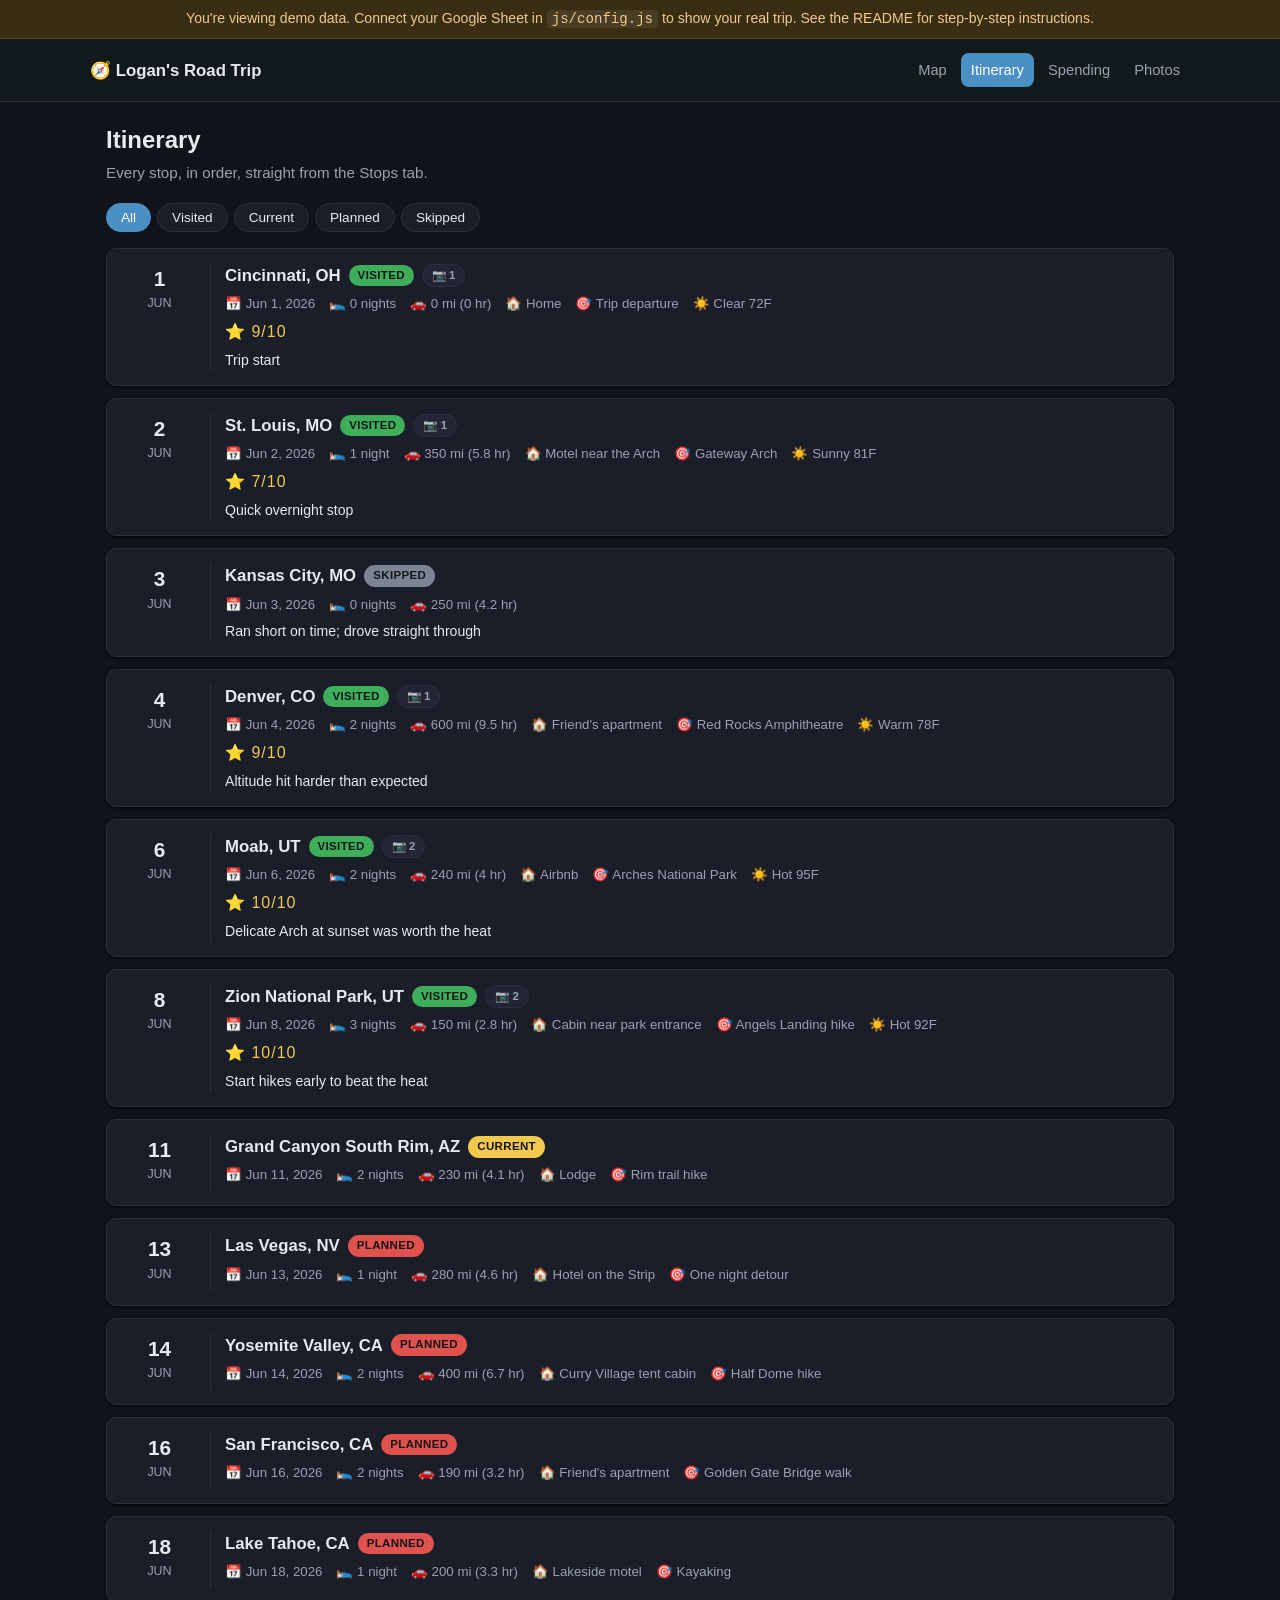
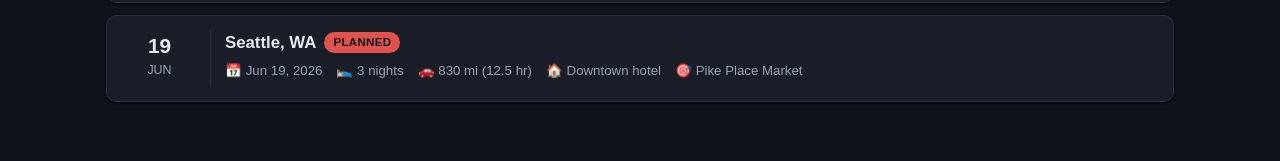
<file: itinerary.html>
<!DOCTYPE html>
<html lang="en">
<head>
<meta charset="UTF-8">
<meta name="viewport" content="width=device-width, initial-scale=1.0">
<title>Itinerary</title>
<link rel="icon" href="data:image/svg+xml,<svg xmlns=%22http://www.w3.org/2000/svg%22 viewBox=%220 0 100 100%22><text y=%22.9em%22 font-size=%2290%22>🧭</text></svg>">
<meta name="description" content="Every stop on the trip in order — dates, nights, drive times, ratings and notes.">
<meta property="og:type" content="website">
<meta property="og:site_name" content="Logan's Road Trip">
<meta property="og:title" content="Logan's Road Trip — Itinerary">
<meta property="og:description" content="Every stop on the trip in order — dates, nights, drive times, ratings and notes.">
<meta property="og:url" content="https://loganbrose.github.io/Road_Trip/itinerary.html">
<meta property="og:image" content="https://loganbrose.github.io/Road_Trip/assets/og-cover.png">
<meta property="og:image:width" content="1200">
<meta property="og:image:height" content="630">
<meta name="twitter:card" content="summary_large_image">
<meta name="twitter:title" content="Logan's Road Trip — Itinerary">
<meta name="twitter:description" content="Every stop on the trip in order — dates, nights, drive times, ratings and notes.">
<meta name="twitter:image" content="https://loganbrose.github.io/Road_Trip/assets/og-cover.png">
<link rel="stylesheet" href="css/style.css?v=19">
</head>
<body>
<header class="site-header">
  <div class="header-inner">
    <a class="site-title" href="index.html">🧭 <span id="trip-name">Road Trip</span></a>
    <nav class="main-nav">
      <a class="nav-link" href="index.html">Map</a>
      <a class="nav-link" href="itinerary.html">Itinerary</a>
      <a class="nav-link" href="spending.html">Spending</a>
      <a class="nav-link" href="gallery.html">Photos</a>
    </nav>
  </div>
</header>

<main>
  <h1>Itinerary</h1>
  <p class="subtitle">Every stop, in order, straight from the Stops tab.</p>

  <div class="filter-row" id="filter-row">
    <button class="filter-btn active" data-filter="all">All</button>
    <button class="filter-btn" data-filter="visited">Visited</button>
    <button class="filter-btn" data-filter="current">Current</button>
    <button class="filter-btn" data-filter="planned">Planned</button>
    <button class="filter-btn" data-filter="skipped">Skipped</button>
  </div>

  <div class="stop-list" id="stop-list"></div>
  <div class="empty-state" id="empty-state" hidden>No stops match this filter yet.</div>
</main>


<script src="vendor/papaparse.min.js"></script>
<script src="js/config.js?v=19"></script>
<script src="js/data.js?v=19"></script>
<script src="js/itinerary.js?v=19"></script>
</body>
</html>
</file>
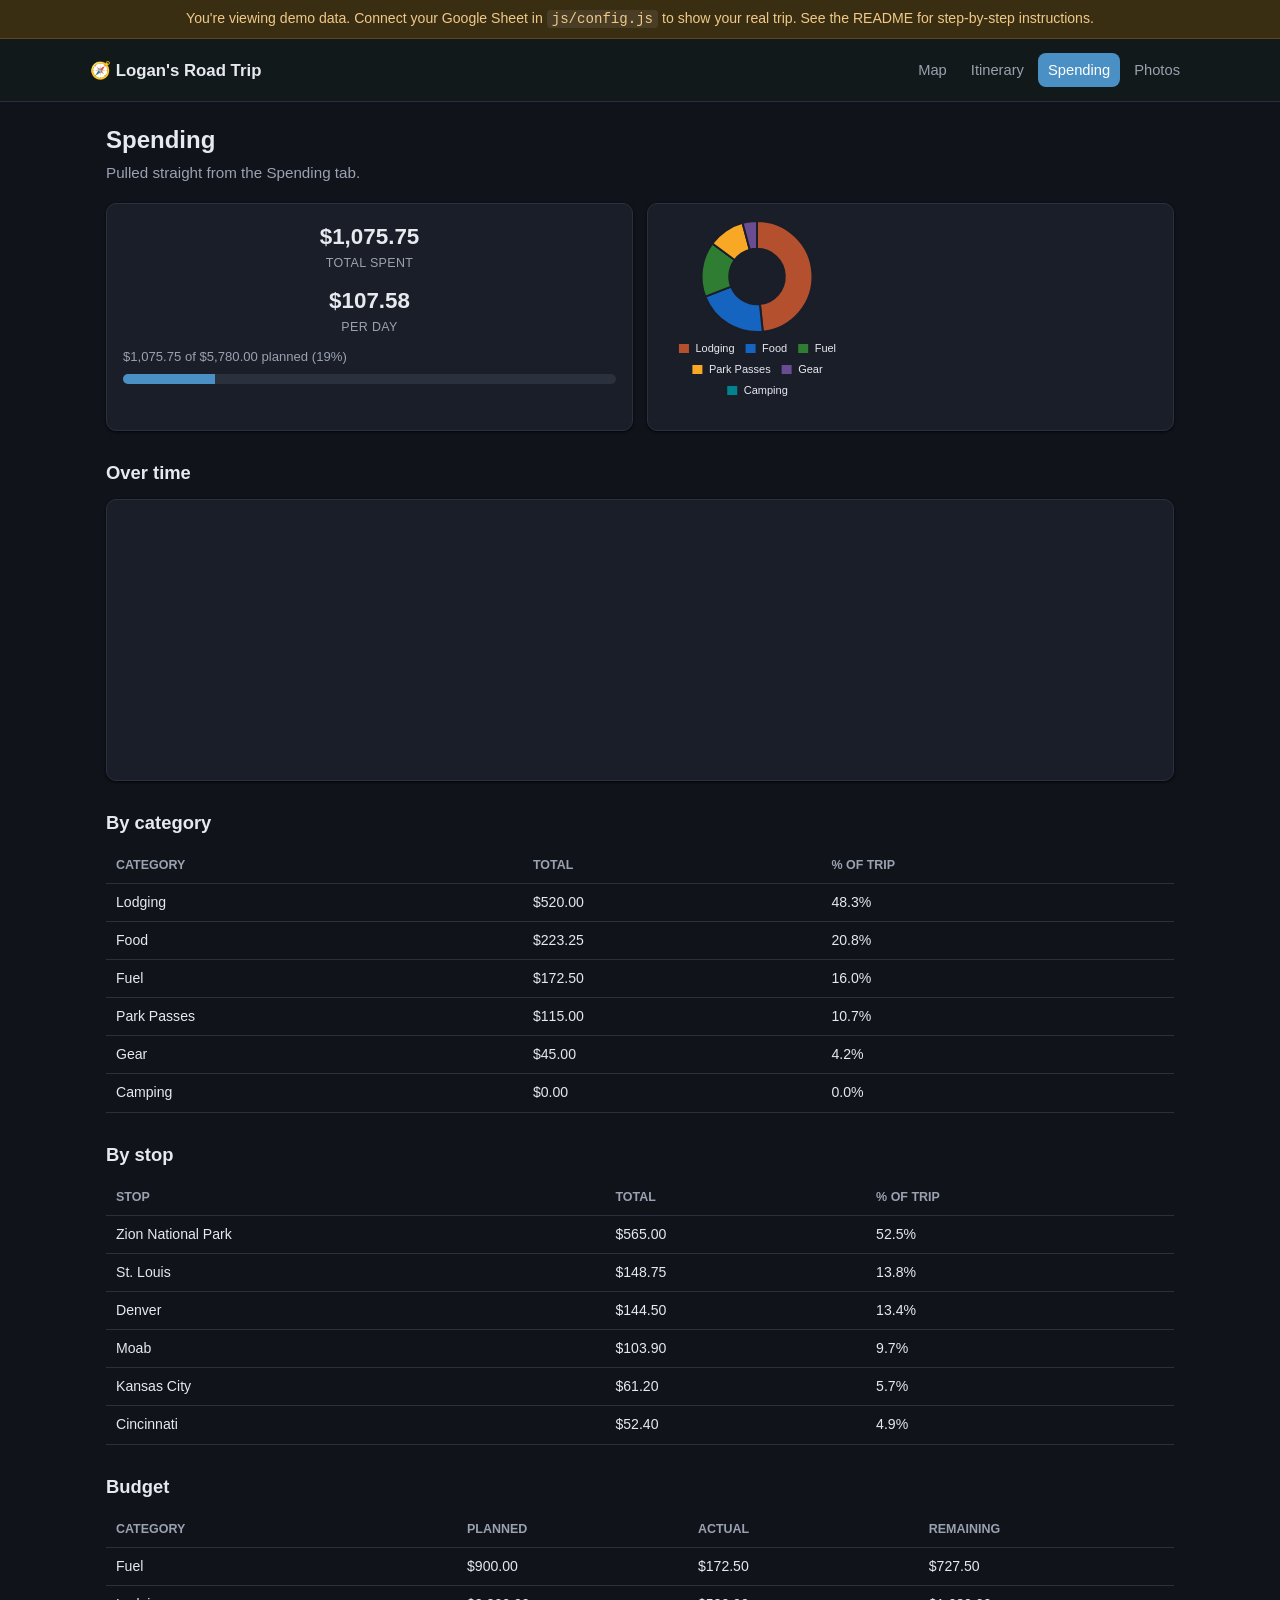
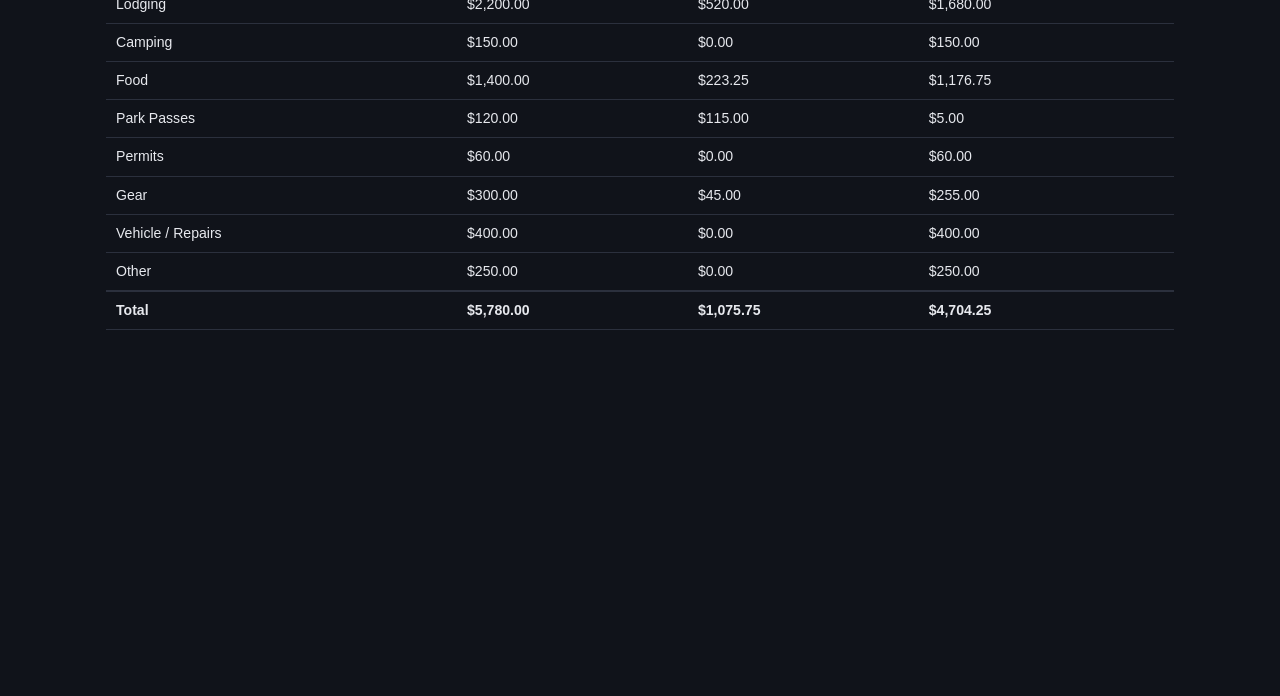
<file: spending.html>
<!DOCTYPE html>
<html lang="en">
<head>
<meta charset="UTF-8">
<meta name="viewport" content="width=device-width, initial-scale=1.0">
<title>Spending</title>
<link rel="icon" href="data:image/svg+xml,<svg xmlns=%22http://www.w3.org/2000/svg%22 viewBox=%220 0 100 100%22><text y=%22.9em%22 font-size=%2290%22>🧭</text></svg>">
<meta name="description" content="What the trip actually cost: running totals, a breakdown by category and by stop, and how it tracks against the budget.">
<meta property="og:type" content="website">
<meta property="og:site_name" content="Logan's Road Trip">
<meta property="og:title" content="Logan's Road Trip — Spending">
<meta property="og:description" content="What the trip actually cost: running totals, a breakdown by category and by stop, and how it tracks against the budget.">
<meta property="og:url" content="https://loganbrose.github.io/Road_Trip/spending.html">
<meta property="og:image" content="https://loganbrose.github.io/Road_Trip/assets/og-cover.png">
<meta property="og:image:width" content="1200">
<meta property="og:image:height" content="630">
<meta name="twitter:card" content="summary_large_image">
<meta name="twitter:title" content="Logan's Road Trip — Spending">
<meta name="twitter:description" content="What the trip actually cost: running totals, a breakdown by category and by stop, and how it tracks against the budget.">
<meta name="twitter:image" content="https://loganbrose.github.io/Road_Trip/assets/og-cover.png">
<link rel="stylesheet" href="css/style.css?v=19">
</head>
<body>
<header class="site-header">
  <div class="header-inner">
    <a class="site-title" href="index.html">🧭 <span id="trip-name">Road Trip</span></a>
    <nav class="main-nav">
      <a class="nav-link" href="index.html">Map</a>
      <a class="nav-link" href="itinerary.html">Itinerary</a>
      <a class="nav-link" href="spending.html">Spending</a>
      <a class="nav-link" href="gallery.html">Photos</a>
    </nav>
  </div>
</header>

<main>
  <h1>Spending</h1>
  <p class="subtitle">Pulled straight from the Spending tab.</p>
  <div class="empty-state" id="empty-state" hidden>No spending logged yet.</div>

  <div class="spend-summary-grid">
    <div class="card">
      <div class="stat-box" style="border:none;padding:0;">
        <div class="num" id="spend-total">–</div>
        <div class="label">Total spent</div>
      </div>
      <div class="stat-box" style="border:none;padding:0;margin-top:12px;">
        <div class="num" id="spend-per-day">–</div>
        <div class="label">Per day</div>
      </div>
      <div id="budget-wrap" hidden>
        <div class="popup-row" id="budget-text" style="margin-top:10px;"></div>
        <div class="budget-bar-track"><div class="budget-bar-fill" id="budget-bar-fill" style="width:0%"></div></div>
      </div>
    </div>
    <div class="card">
      <div class="chart-wrap"><canvas id="category-chart"></canvas></div>
    </div>
  </div>

  <h2>Over time</h2>
  <div class="card">
    <div class="chart-wrap wide"><canvas id="over-time-chart"></canvas></div>
  </div>

  <h2>By category</h2>
  <div style="overflow-x:auto;">
    <table class="spend-table" id="category-table">
      <thead><tr><th>Category</th><th>Total</th><th>% of trip</th></tr></thead>
      <tbody></tbody>
    </table>
  </div>

  <h2>By stop</h2>
  <div style="overflow-x:auto;">
    <table class="spend-table" id="stop-table">
      <thead><tr><th>Stop</th><th>Total</th><th>% of trip</th></tr></thead>
      <tbody></tbody>
    </table>
  </div>

  <h2>Budget</h2>
  <div style="overflow-x:auto;">
    <table class="spend-table" id="budget-table">
      <thead><tr><th>Category</th><th>Planned</th><th>Actual</th><th>Remaining</th></tr></thead>
      <tbody></tbody>
      <tfoot></tfoot>
    </table>
  </div>
  <div class="empty-state" id="budget-empty" hidden>No budget set up yet.</div>
  <p id="debug-line" hidden style="color:var(--text-muted);font-size:0.78rem;margin-top:8px;"></p>
</main>


<script src="vendor/papaparse.min.js"></script>
<script src="vendor/chart.umd.js"></script>
<script src="js/config.js?v=19"></script>
<script src="js/data.js?v=19"></script>
<script src="js/spending.js?v=19"></script>
</body>
</html>
</file>
<file: css/style.css>
:root {
  color-scheme: dark;

  --bg: #10131a;
  --bg-deep: #12191a;       /* header/footer — a touch greener, for variety */
  --surface: #1a1e29;
  --surface-alt: #222634;
  --text: #e7e9ee;
  --text-muted: #9aa1b0;
  --border: #2b303d;
  --accent: #4a90c4;
  --accent-dark: #396f9c;
  --radius: 10px;
  --shadow: 0 1px 3px rgba(0, 0, 0, 0.5), 0 1px 2px rgba(0, 0, 0, 0.4);

  --visited: #3fae5a;
  --current: #f2c94c;
  --planned: #e0524d;
  --skipped: #7d8494;
}

* { box-sizing: border-box; }

body {
  margin: 0;
  background: var(--bg);
  color: var(--text);
  font-family: -apple-system, BlinkMacSystemFont, "Segoe UI", Roboto, Helvetica, Arial, sans-serif;
  line-height: 1.5;
}

a { color: var(--accent); }

header.site-header {
  background: var(--bg-deep);
  border-bottom: 1px solid var(--border);
  padding: 14px 16px;
  position: sticky;
  top: 0;
  z-index: 500;
}

.site-header .header-inner {
  max-width: 1100px;
  margin: 0 auto;
  display: flex;
  align-items: center;
  justify-content: space-between;
  flex-wrap: wrap;
  gap: 8px;
}

.site-title {
  font-weight: 700;
  font-size: 1.05rem;
  text-decoration: none;
  color: var(--text);
  white-space: nowrap;
}

nav.main-nav {
  display: flex;
  gap: 4px;
  flex-wrap: wrap;
}

.nav-link {
  text-decoration: none;
  color: var(--text-muted);
  padding: 6px 10px;
  border-radius: 8px;
  font-size: 0.92rem;
  font-weight: 500;
}

.nav-link:hover { background: var(--surface-alt); }
.nav-link.active { background: var(--accent); color: #fff; }

main {
  max-width: 1100px;
  margin: 0 auto;
  padding: 20px 16px 60px;
}

.demo-banner {
  background: #3a2e12;
  border-bottom: 1px solid #5c4a1e;
  color: #f0c98a;
  text-align: center;
  padding: 8px 12px;
  font-size: 0.88rem;
}

.demo-banner code {
  background: rgba(255, 255, 255, 0.08);
  padding: 1px 5px;
  border-radius: 4px;
}

h1 { font-size: 1.5rem; margin: 0 0 4px; }
h2 { font-size: 1.15rem; margin: 28px 0 12px; }
.subtitle { color: var(--text-muted); margin: 0 0 18px; font-size: 0.95rem; }

.card {
  background: var(--surface);
  border: 1px solid var(--border);
  border-radius: var(--radius);
  box-shadow: var(--shadow);
  padding: 16px;
}

/* Stat strip on the home page */
.stat-strip {
  display: grid;
  grid-template-columns: repeat(auto-fit, minmax(120px, 1fr));
  gap: 10px;
  margin-bottom: 18px;
}
.stat-box {
  background: var(--surface);
  border: 1px solid var(--border);
  border-radius: var(--radius);
  padding: 12px 14px;
  text-align: center;
}
.stat-box .num { font-size: 1.4rem; font-weight: 700; }
.stat-box .label { font-size: 0.78rem; color: var(--text-muted); text-transform: uppercase; letter-spacing: 0.03em; }

/* Map */
.map-layout {
  display: flex;
  flex-wrap: wrap;
  gap: 16px;
  align-items: flex-start;
}
#map {
  flex: 1 1 500px;
  min-width: 0;
  height: 74vh;
  min-height: 440px;
  border-radius: var(--radius);
  border: 1px solid var(--border);
  background: var(--bg-deep);
}

.ranking-panel {
  flex: 1 1 220px;
  max-width: 100%;
  max-height: 55vh;
  padding: 12px;
  overflow-y: auto;
}
.ranking-list {
  list-style: none;
  margin: 0;
  padding: 0;
  display: flex;
  flex-direction: column;
  gap: 10px;
}
.ranking-list li {
  display: flex;
  align-items: center;
  gap: 10px;
}
.ranking-rank {
  flex: 0 0 26px;
  height: 26px;
  border-radius: 50%;
  background: var(--accent);
  color: #fff;
  display: flex;
  align-items: center;
  justify-content: center;
  font-weight: 700;
  font-size: 0.8rem;
}
.ranking-info .name { font-weight: 600; font-size: 0.88rem; }
.ranking-info .score { color: var(--text-muted); font-size: 0.78rem; }

.legend {
  display: flex;
  flex-wrap: wrap;
  gap: 14px;
  margin: 10px 0 18px;
  font-size: 0.85rem;
  color: var(--text-muted);
}
.legend .dot {
  display: inline-block;
  width: 10px;
  height: 10px;
  border-radius: 50%;
  margin-right: 5px;
  vertical-align: middle;
}
/* Swatches for the two route lines, drawn to match the map's own dashes. */
.legend .line {
  display: inline-block;
  width: 16px;
  height: 0;
  margin-right: 5px;
  vertical-align: middle;
}
.legend .line.driven { border-top: 3px solid #5dade2; }
.legend .line.ahead { border-top: 2px dashed var(--planned); opacity: 0.6; }

.status-badge {
  display: inline-block;
  padding: 2px 9px;
  border-radius: 999px;
  font-size: 0.72rem;
  font-weight: 700;
  text-transform: uppercase;
  letter-spacing: 0.03em;
}

/* Dark-theme the Leaflet chrome so it matches the rest of the page */
.leaflet-popup-content-wrapper, .leaflet-popup-tip {
  background: var(--surface);
  color: var(--text);
}
.leaflet-popup-content { font-size: 0.9rem; min-width: 180px; }
.leaflet-popup-content h3 { margin: 0 0 4px; font-size: 1rem; color: var(--text); }
.popup-row { color: var(--text-muted); font-size: 0.82rem; margin-top: 2px; }
.leaflet-popup-close-button { color: var(--text-muted) !important; }
.leaflet-container a.leaflet-popup-close-button:hover { color: var(--text) !important; }

.leaflet-control-zoom a {
  background: var(--surface) !important;
  color: var(--text) !important;
  border-color: var(--border) !important;
}
.leaflet-control-zoom a:hover { background: var(--surface-alt) !important; }

.leaflet-control-attribution {
  background: rgba(16, 19, 26, 0.85) !important;
  color: var(--text-muted) !important;
}
.leaflet-control-attribution a { color: var(--text-muted) !important; }

/* Itinerary */
.filter-row {
  display: flex;
  gap: 6px;
  flex-wrap: wrap;
  margin-bottom: 16px;
}
.filter-btn {
  background: var(--surface);
  border: 1px solid var(--border);
  border-radius: 999px;
  padding: 6px 14px;
  font-size: 0.85rem;
  cursor: pointer;
  color: var(--text);
}
.filter-btn.active { background: var(--accent); color: #fff; border-color: var(--accent); }

.stop-list {
  display: flex;
  flex-direction: column;
  gap: 12px;
}

.stop-card {
  display: grid;
  grid-template-columns: 90px 1fr;
  gap: 14px;
  padding: 14px;
}
.stop-card .date-col {
  text-align: center;
  border-right: 1px solid var(--border);
  padding-right: 12px;
}
.stop-card .date-col .day { font-size: 1.3rem; font-weight: 700; }
.stop-card .date-col .month { font-size: 0.78rem; color: var(--text-muted); text-transform: uppercase; }
.stop-card h3 { margin: 0 0 4px; font-size: 1.05rem; display: flex; align-items: center; gap: 8px; flex-wrap: wrap; }
.stop-meta {
  display: flex;
  flex-wrap: wrap;
  gap: 4px 14px;
  font-size: 0.83rem;
  color: var(--text-muted);
  margin: 6px 0;
}
.stop-notes { font-size: 0.88rem; margin-top: 6px; }
.stars { color: var(--current); letter-spacing: 1px; }

@media (max-width: 480px) {
  .stop-card { grid-template-columns: 60px 1fr; }
}

/* Spending */
.spend-summary-grid {
  display: grid;
  grid-template-columns: repeat(auto-fit, minmax(220px, 1fr));
  gap: 14px;
  margin-bottom: 20px;
}
.budget-bar-track {
  background: var(--border);
  border-radius: 999px;
  height: 10px;
  overflow: hidden;
  margin-top: 8px;
}
.budget-bar-fill {
  height: 100%;
  background: var(--accent);
}
table.spend-table {
  width: 100%;
  border-collapse: collapse;
  font-size: 0.88rem;
}
table.spend-table th, table.spend-table td {
  text-align: left;
  padding: 8px 10px;
  border-bottom: 1px solid var(--border);
}
table.spend-table th { color: var(--text-muted); font-weight: 600; font-size: 0.78rem; text-transform: uppercase; }
.chart-wrap { max-width: 520px; margin: 0 auto 8px; }
/* The cumulative-spend line wants the full card width, not the doughnut's square. */
.chart-wrap.wide { max-width: none; height: 240px; }

/* Gallery */
.gallery-group { margin-bottom: 26px; }
.gallery-grid {
  display: grid;
  grid-template-columns: repeat(auto-fill, minmax(150px, 1fr));
  gap: 10px;
}
.gallery-item {
  border-radius: var(--radius);
  overflow: hidden;
  cursor: pointer;
  border: 1px solid var(--border);
  background: var(--surface);
  aspect-ratio: 4 / 3;
}
.gallery-item img { width: 100%; height: 100%; object-fit: cover; display: block; }

.lightbox {
  position: fixed;
  inset: 0;
  background: rgba(0,0,0,0.9);
  display: flex;
  align-items: center;
  justify-content: center;
  flex-direction: column;
  z-index: 1000;
  padding: 20px;
}
.lightbox img { max-width: 100%; max-height: 78vh; border-radius: 6px; }
.lightbox .caption { color: var(--text); margin-top: 12px; text-align: center; font-size: 0.9rem; }
.lightbox .close-btn {
  position: absolute;
  top: 16px; right: 20px;
  color: var(--text);
  font-size: 1.8rem;
  background: none;
  border: none;
  cursor: pointer;
  line-height: 1;
}

/* Paging arrows. Sized for a thumb (44px) rather than a mouse pointer. */
.lightbox .nav-btn {
  position: absolute;
  top: 50%;
  transform: translateY(-50%);
  width: 44px;
  height: 44px;
  display: flex;
  align-items: center;
  justify-content: center;
  color: var(--text);
  font-size: 2.2rem;
  background: rgba(0, 0, 0, 0.35);
  border: none;
  border-radius: 50%;
  cursor: pointer;
  line-height: 1;
  padding: 0 0 4px;
}
.lightbox .nav-btn:hover { background: rgba(255, 255, 255, 0.15); }
.lightbox .nav-btn.prev { left: 12px; }
.lightbox .nav-btn.next { right: 12px; }

.empty-state {
  text-align: center;
  color: var(--text-muted);
  padding: 40px 20px;
}

/* ---------------------------------------------------------------------------
   "Right now" strip — the one-line answer to where the trip currently is.
   --------------------------------------------------------------------------- */
.now-strip {
  background: linear-gradient(135deg, var(--surface) 0%, var(--surface-alt) 100%);
  border: 1px solid var(--border);
  border-left: 3px solid var(--current);
  border-radius: var(--radius);
  padding: 14px 16px;
  margin-bottom: 14px;
}
.now-strip .now-text {
  font-size: 1rem;
  font-weight: 600;
  line-height: 1.4;
}
.now-strip .now-progress {
  display: flex;
  align-items: center;
  gap: 12px;
  margin-top: 10px;
}
.now-strip .budget-bar-track { flex: 1; margin-top: 0; }
.now-strip .budget-bar-fill { background: var(--visited); transition: width 900ms ease-out; }
.now-strip .now-progress-label {
  font-size: 0.76rem;
  color: var(--text-muted);
  white-space: nowrap;
}

/* ---------------------------------------------------------------------------
   Trip playback — the on-map play button, the moving car, and its HUD.
   --------------------------------------------------------------------------- */
.playback-control { margin: 0 0 8px 8px; }
.playback-btn {
  background: var(--surface);
  border: 1px solid var(--border);
  border-radius: 999px;
  color: var(--text);
  cursor: pointer;
  font-size: 0.85rem;
  font-weight: 600;
  padding: 8px 16px;
  box-shadow: var(--shadow);
}
.playback-btn:hover { background: var(--surface-alt); }

.trip-car {
  font-size: 22px;
  line-height: 28px;
  text-align: center;
  filter: drop-shadow(0 2px 3px rgba(0, 0, 0, 0.7));
}

.trip-hud {
  background: rgba(26, 30, 41, 0.92);
  border: 1px solid var(--border);
  border-radius: var(--radius);
  box-shadow: var(--shadow);
  padding: 10px 14px;
  min-width: 150px;
  margin: 8px 8px 0 0;
}
.trip-hud .hud-name { font-weight: 700; font-size: 0.95rem; }
.trip-hud .hud-sub { color: var(--text-muted); font-size: 0.78rem; }

/* ---------------------------------------------------------------------------
   Cross-links between the map, the itinerary, the gallery and spending.
   --------------------------------------------------------------------------- */
.popup-thumb {
  width: 100%;
  height: 110px;
  object-fit: cover;
  border-radius: 6px;
  display: block;
  margin-bottom: 8px;
}
.popup-links {
  display: flex;
  flex-direction: column;
  gap: 2px;
  margin-top: 8px;
  padding-top: 8px;
  border-top: 1px solid var(--border);
}
.popup-links a { font-size: 0.82rem; text-decoration: none; }
.popup-links a:hover { text-decoration: underline; }

.stop-card h3 .stop-link { color: var(--text); text-decoration: none; }
.stop-card h3 .stop-link:hover { color: var(--accent); }

.photo-chip {
  background: var(--surface-alt);
  border: 1px solid var(--border);
  border-radius: 999px;
  color: var(--text-muted);
  font-size: 0.72rem;
  font-weight: 600;
  padding: 2px 9px;
  text-decoration: none;
}
.photo-chip:hover { color: var(--text); border-color: var(--accent); }

.ranking-info .name { color: var(--text); text-decoration: none; }
.ranking-info .name:hover { color: var(--accent); }

.gallery-group h2 {
  display: flex;
  align-items: baseline;
  gap: 12px;
  flex-wrap: wrap;
}
.group-map-link { font-size: 0.78rem; font-weight: 500; text-decoration: none; }
.group-map-link:hover { text-decoration: underline; }

/* A group or table row arrived at via #stop=… gets a moment of emphasis. */
.gallery-group.is-target h2,
.spend-table tr.is-target td {
  animation: target-flash 2.4s ease-out;
}
@keyframes target-flash {
  0%, 40% { background: rgba(74, 144, 196, 0.22); }
  100% { background: transparent; }
}
.gallery-group.is-target h2 { border-radius: 6px; padding-left: 6px; margin-left: -6px; }

@media (prefers-reduced-motion: reduce) {
  * { animation-duration: 0.01ms !important; transition-duration: 0.01ms !important; }
}
</file>
